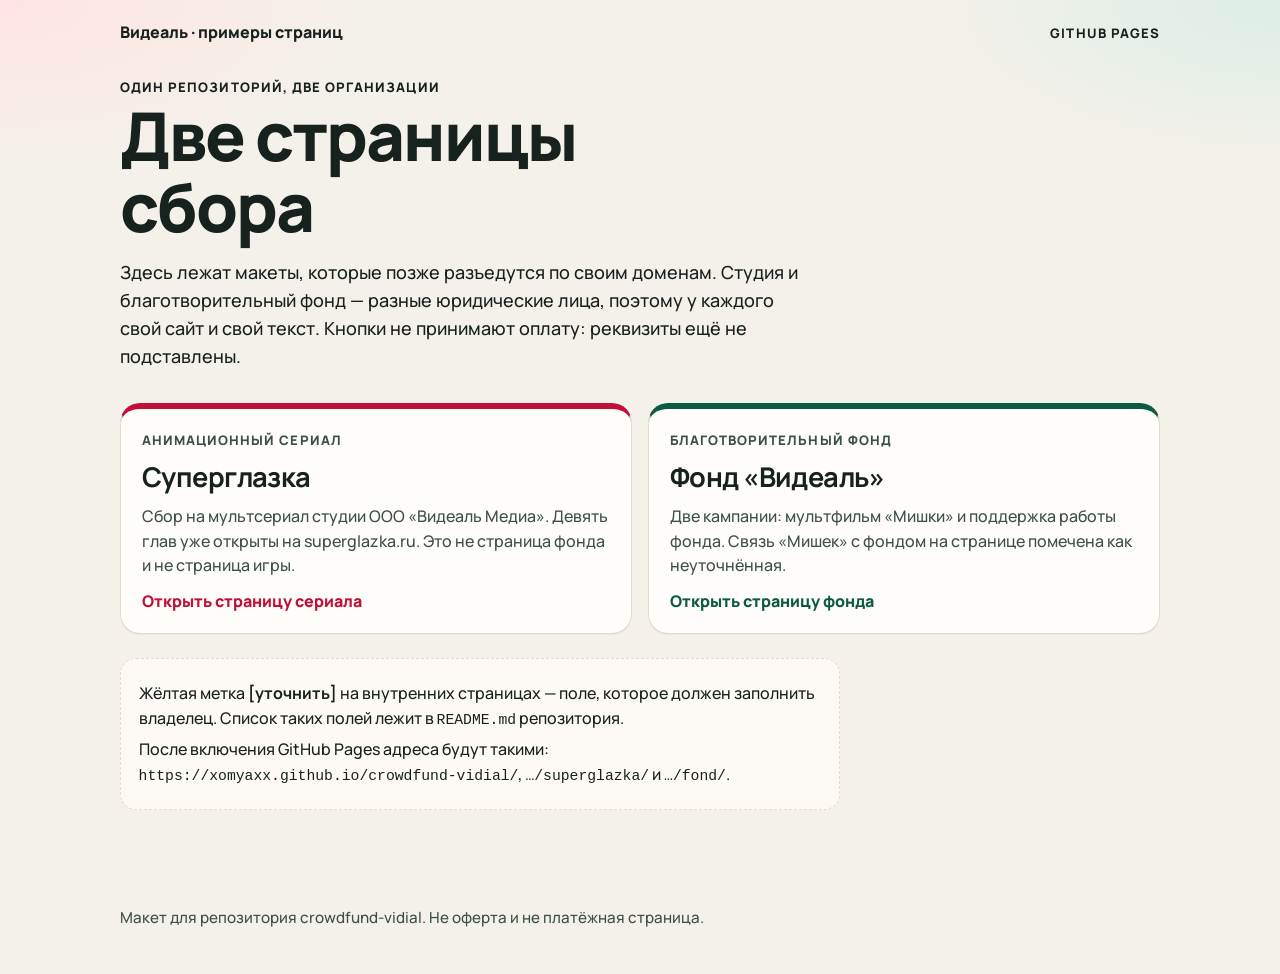
<file: index.html>
<!DOCTYPE html>
<html lang="ru">
<head>
  <meta charset="utf-8">
  <meta name="viewport" content="width=device-width, initial-scale=1">
  <title>Сборы: «Суперглазка» и фонд «Видеаль»</title>
  <meta name="description" content="Две демонстрационные страницы сбора в одном репозитории: анимационный сериал «Суперглазка» и Благотворительный фонд «Видеаль». Платежи не подключены.">
  <link rel="icon" href="favicon.svg" type="image/svg+xml">
  <link rel="preload" href="fonts/manrope-cyrillic.woff2" as="font" type="font/woff2" crossorigin>
  <link rel="stylesheet" href="styles.css">
  <link rel="canonical" href="https://xomyaxx.github.io/crowdfund-vidial/">
  <meta property="og:locale" content="ru_RU">
  <meta property="og:type" content="website">
  <meta property="og:title" content="Сборы: «Суперглазка» и фонд «Видеаль»">
  <meta property="og:description" content="Пример GitHub Pages: две отдельные страницы сбора. Реквизиты пока не заполнены.">
  <meta property="og:url" content="https://xomyaxx.github.io/crowdfund-vidial/">
</head>
<body>
  <a class="skip" href="#main">К содержанию</a>
  <header class="site-header">
    <a class="brand" href="./">Видеаль · примеры страниц</a>
    <p class="kicker">GitHub Pages</p>
  </header>
  <main id="main" class="wrap">
    <section class="hero">
      <p class="kicker">Один репозиторий, две организации</p>
      <h1>Две страницы сбора</h1>
      <p class="lede">Здесь лежат макеты, которые позже разъедутся по своим доменам. Студия и благотворительный фонд — разные юридические лица, поэтому у каждого свой сайт и свой текст. Кнопки не принимают оплату: реквизиты ещё не подставлены.</p>

      <div class="cards">
        <a class="card series" href="superglazka/">
          <p class="kicker">Анимационный сериал</p>
          <h2>Суперглазка</h2>
          <p>Сбор на мультсериал студии ООО «Видеаль Медиа». Девять глав уже открыты на superglazka.ru. Это не страница фонда и не страница игры.</p>
          <p class="go">Открыть страницу сериала</p>
        </a>
        <a class="card fund" href="fond/">
          <p class="kicker">Благотворительный фонд</p>
          <h2>Фонд «Видеаль»</h2>
          <p>Две кампании: мультфильм «Мишки» и поддержка работы фонда. Связь «Мишек» с фондом на странице помечена как неуточнённая.</p>
          <p class="go">Открыть страницу фонда</p>
        </a>
      </div>

      <div class="note">
        <p>Жёлтая метка <strong>[уточнить]</strong> на внутренних страницах — поле, которое должен заполнить владелец. Список таких полей лежит в <code>README.md</code> репозитория.</p>
        <p>После включения GitHub Pages адреса будут такими: <code>https://xomyaxx.github.io/crowdfund-vidial/</code>, <code>…/superglazka/</code> и <code>…/fond/</code>.</p>
      </div>
    </section>
  </main>
  <footer class="site-footer">
    <p>Макет для репозитория crowdfund-vidial. Не оферта и не платёжная страница.</p>
  </footer>
</body>
</html>
</file>
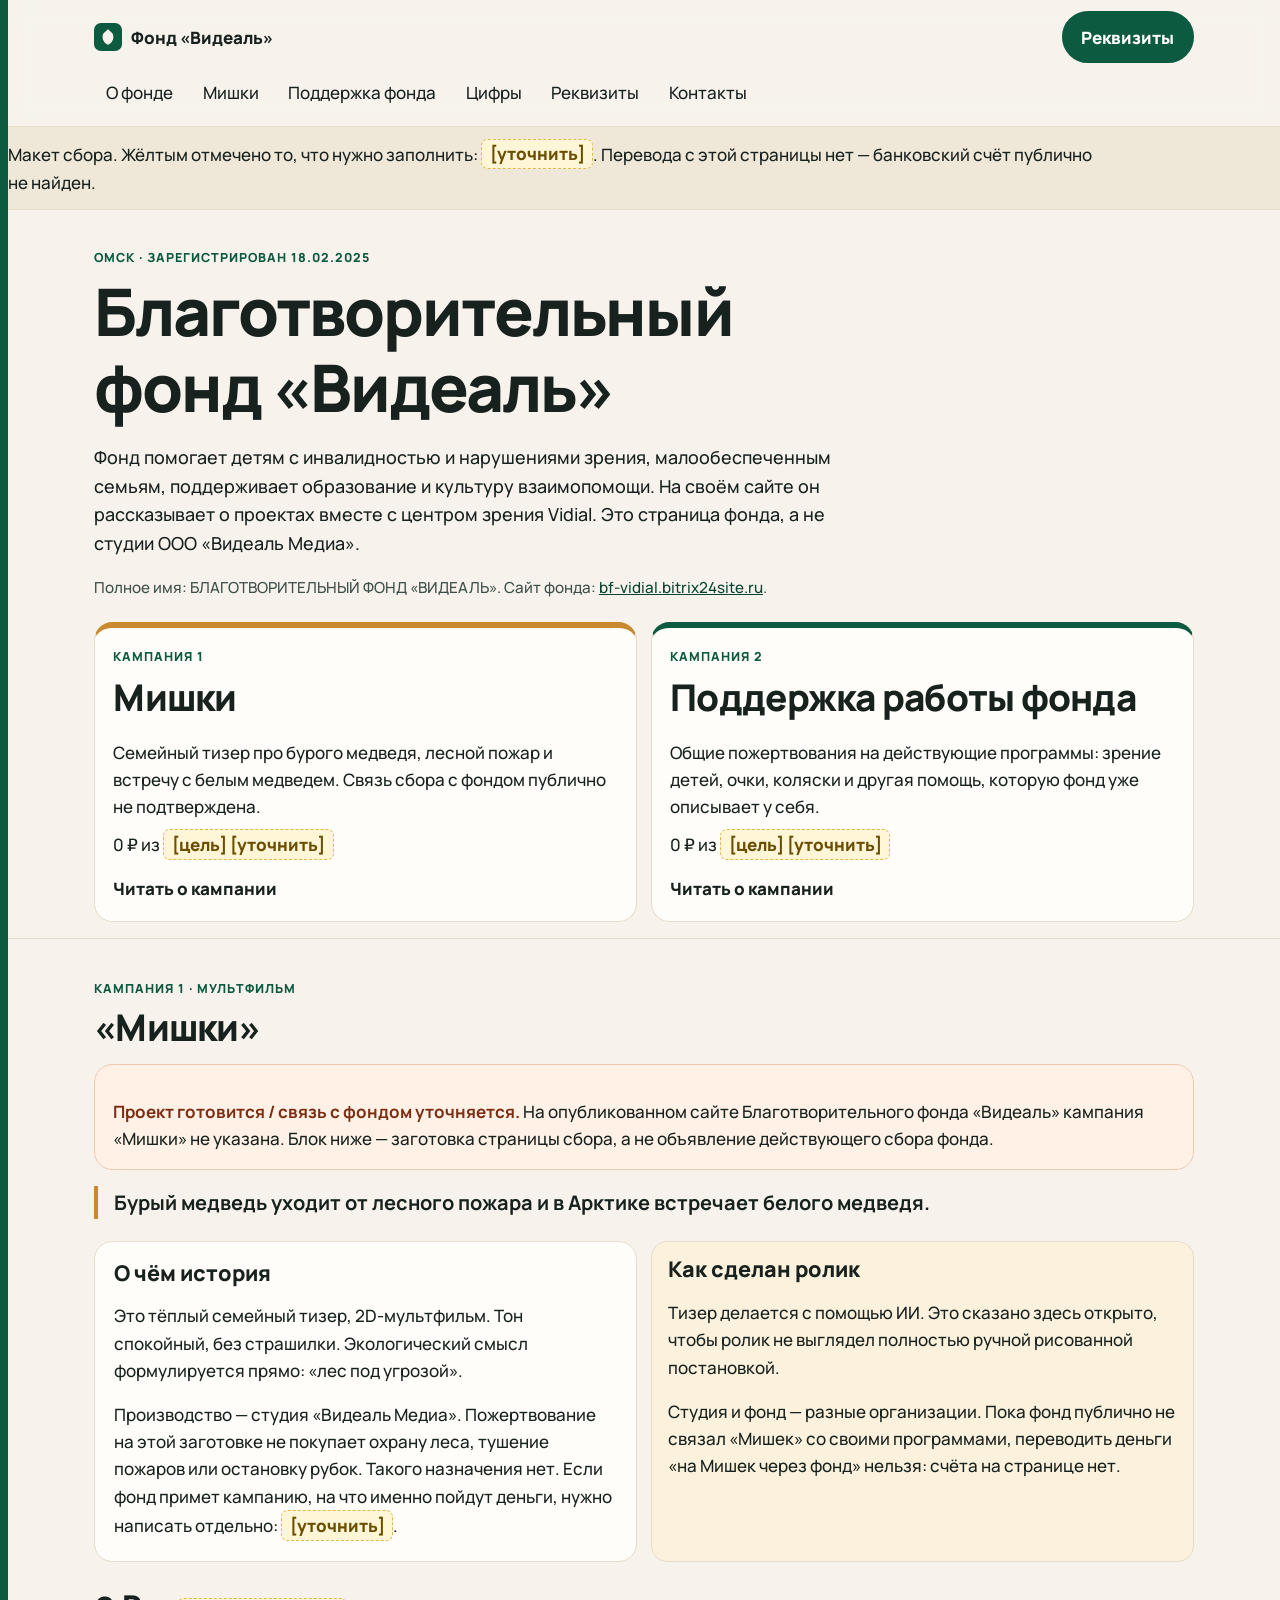
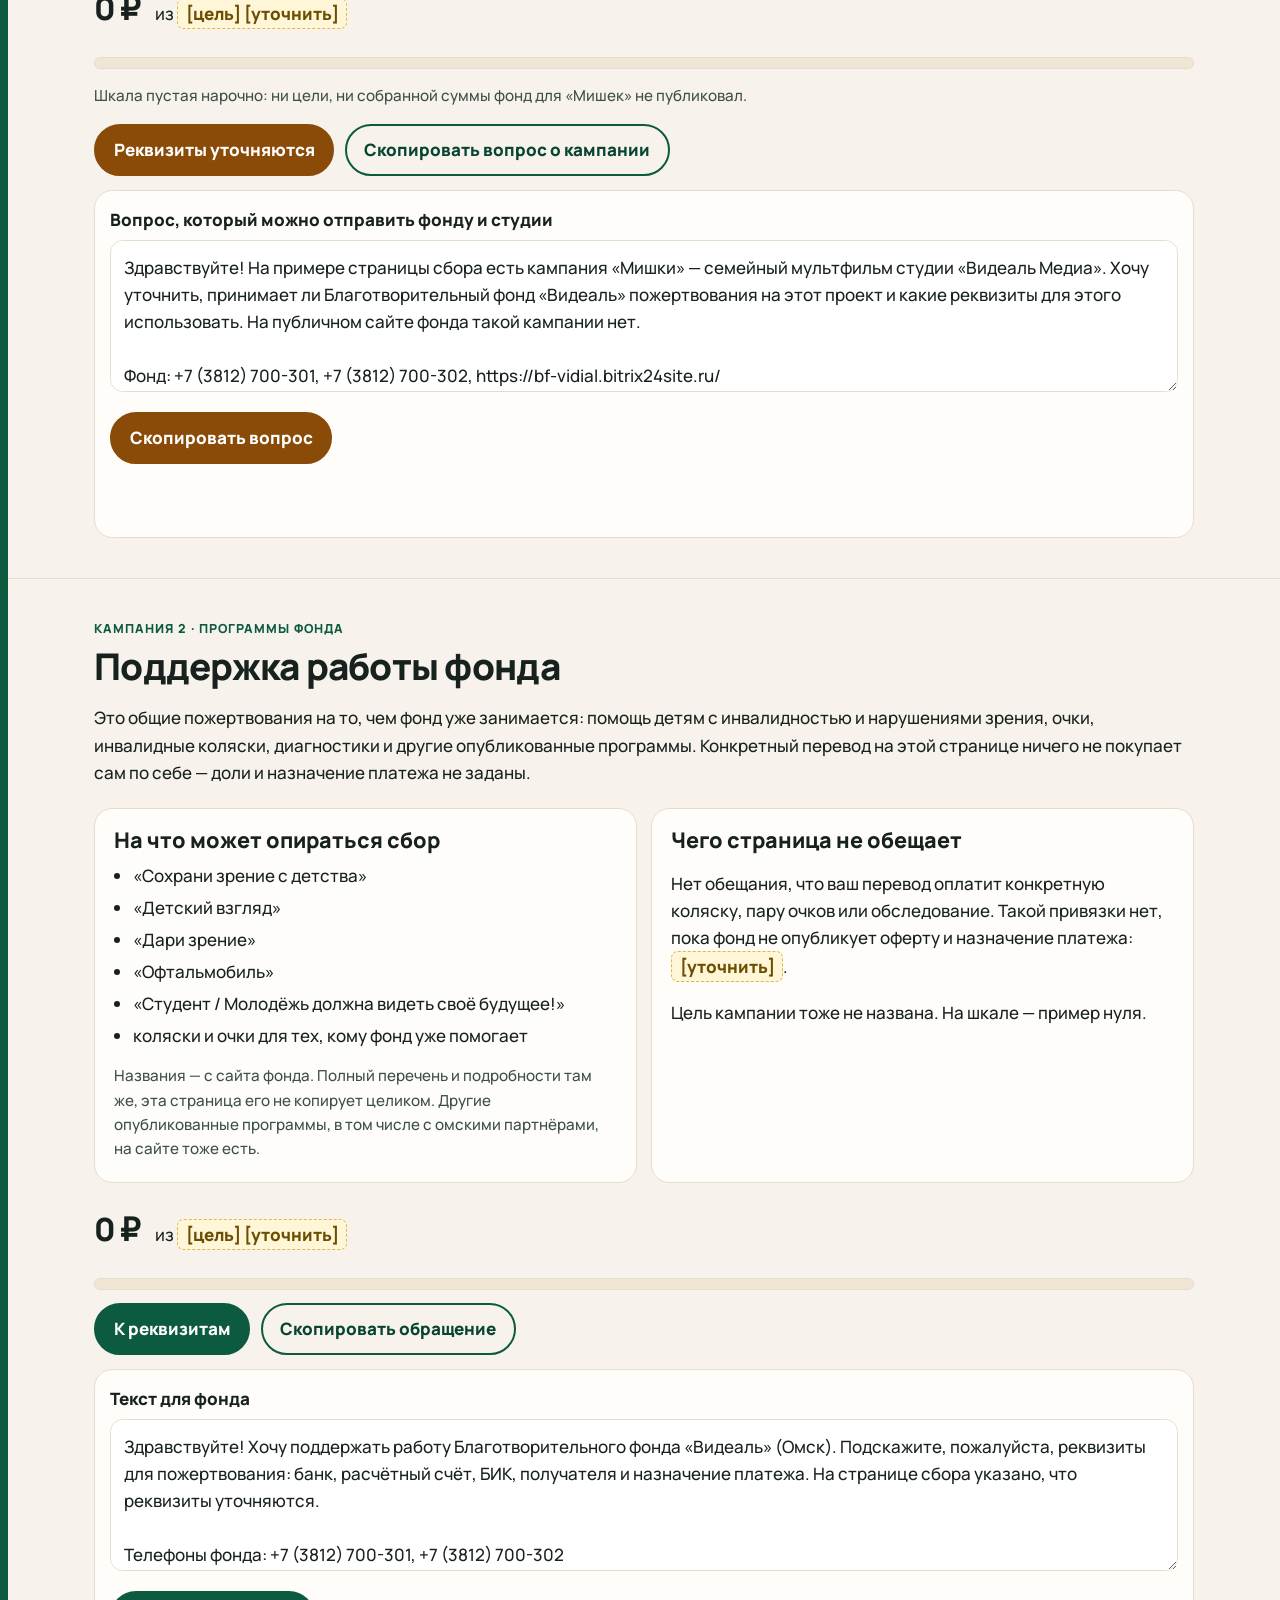
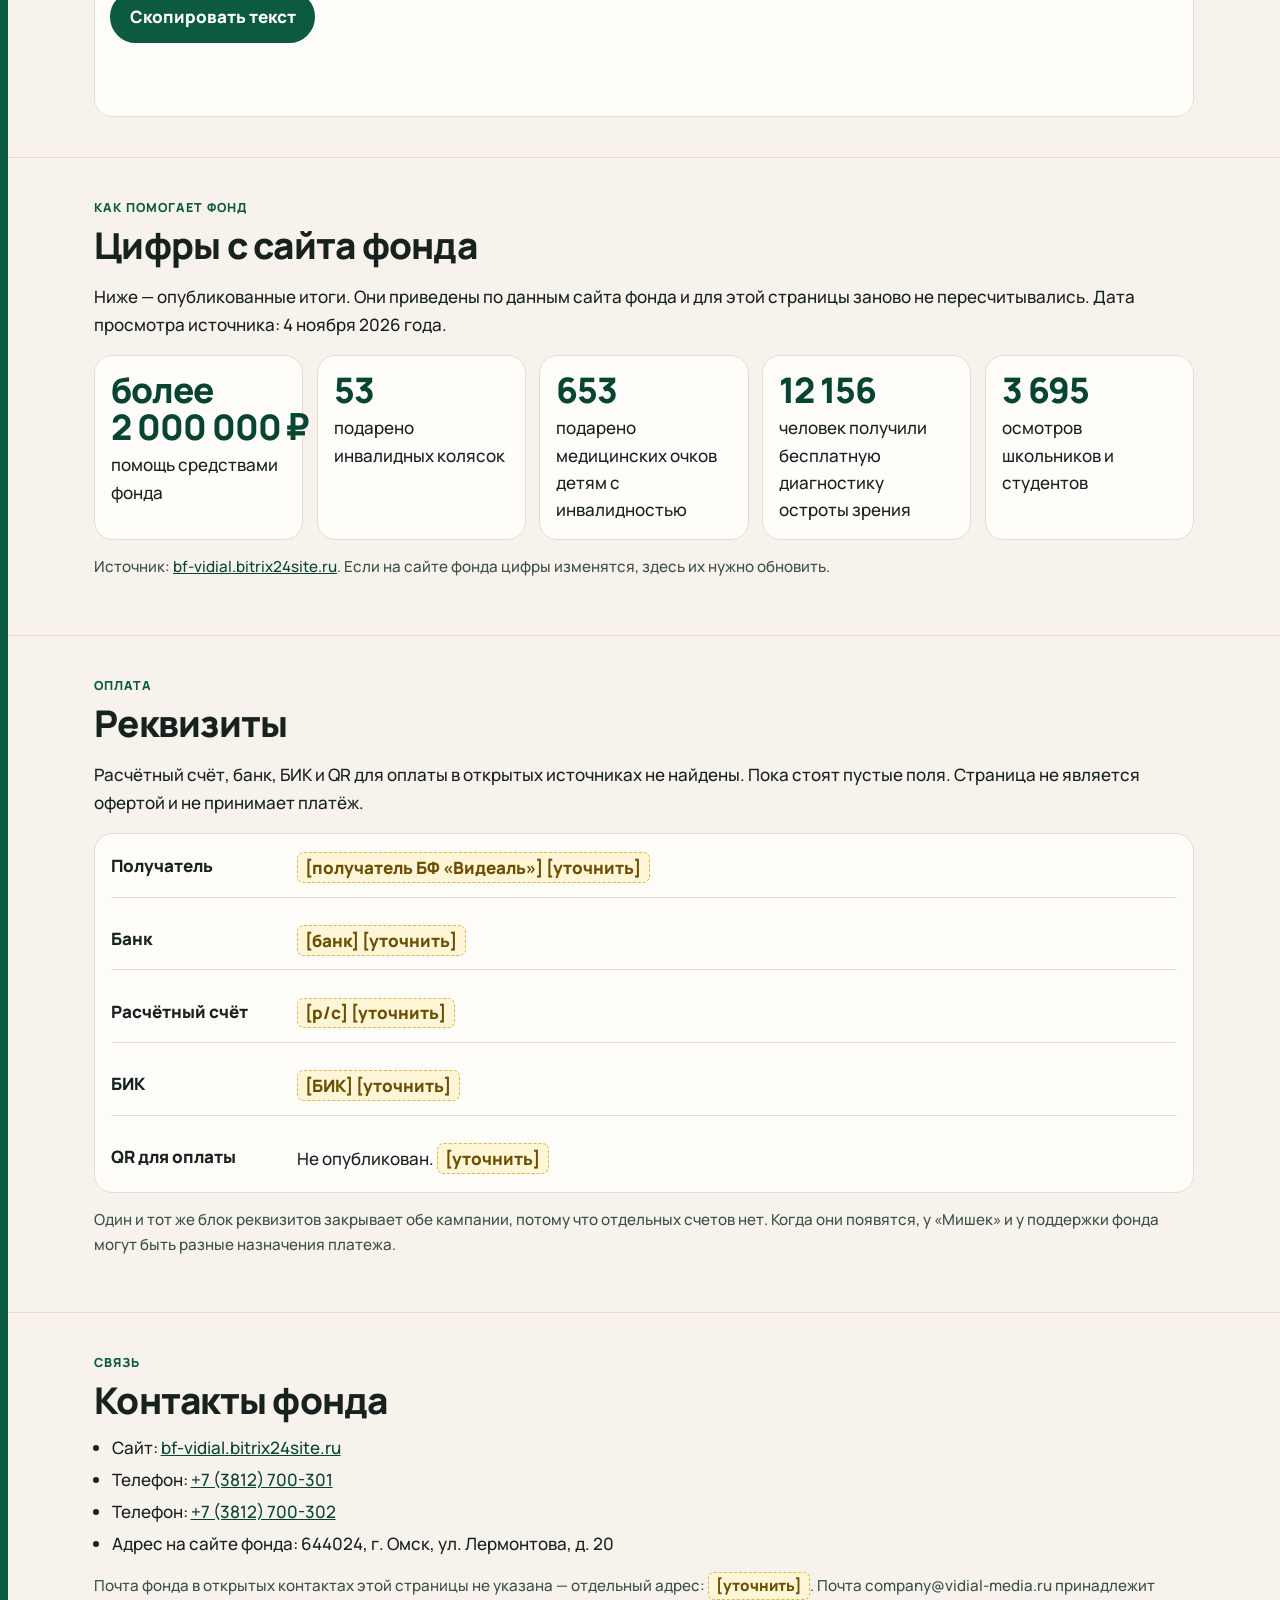
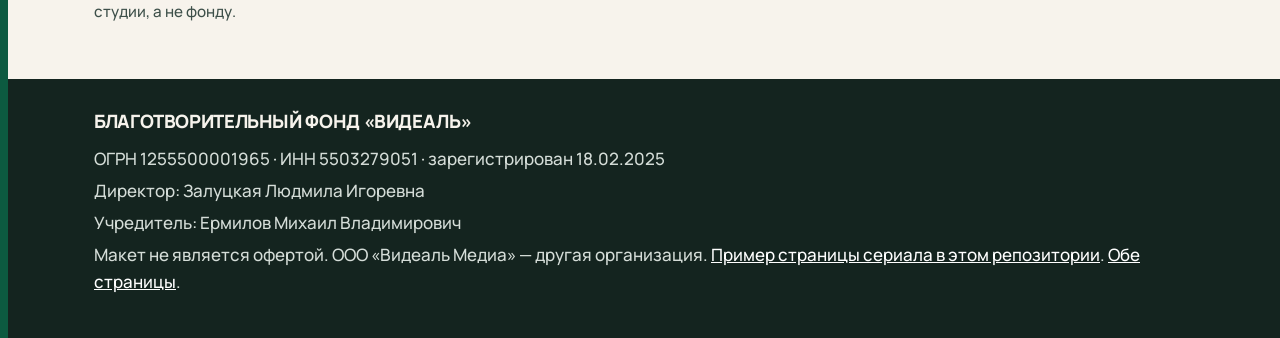
<file: fond/index.html>
<!DOCTYPE html>
<html lang="ru">
<head>
  <meta charset="utf-8">
  <meta name="viewport" content="width=device-width, initial-scale=1">
  <title>Благотворительный фонд «Видеаль» — пожертвования</title>
  <meta name="description" content="Макет страницы Благотворительного фонда «Видеаль»: кампании «Мишки» и поддержка работы фонда. Банковские реквизиты публично не найдены и отмечены как уточняемые.">
  <link rel="icon" href="favicon.svg" type="image/svg+xml">
  <link rel="preload" href="fonts/manrope-cyrillic.woff2" as="font" type="font/woff2" crossorigin>
  <link rel="stylesheet" href="styles.css">
  <link rel="canonical" href="https://xomyaxx.github.io/crowdfund-vidial/fond/">
  <meta property="og:locale" content="ru_RU">
  <meta property="og:type" content="website">
  <meta property="og:title" content="Благотворительный фонд «Видеаль» — две кампании сбора">
  <meta property="og:description" content="Макет: «Мишки» и поддержка программ фонда. Реквизиты уточняются. Связь «Мишек» с фондом публично не подтверждена.">
  <meta property="og:url" content="https://xomyaxx.github.io/crowdfund-vidial/fond/">
  <meta name="twitter:card" content="summary">
</head>
<body id="top">
  <a class="skip" href="#main">К содержанию</a>
  <header class="site-header">
    <div class="bar">
      <a class="brand" href="#top">
        <img src="favicon.svg" width="28" height="28" alt="">
        Фонд «Видеаль»
      </a>
      <a class="btn" href="#donate">Реквизиты</a>
    </div>
    <nav class="nav-scroll" aria-label="Разделы">
      <a href="#about">О фонде</a>
      <a href="#mishki">Мишки</a>
      <a href="#support">Поддержка фонда</a>
      <a href="#impact">Цифры</a>
      <a href="#donate">Реквизиты</a>
      <a href="#contacts">Контакты</a>
    </nav>
  </header>

  <div class="banner">
    <p class="wrap">Макет сбора. Жёлтым отмечено то, что нужно заполнить: <span class="ph">[уточнить]</span>. Перевода с этой страницы нет — банковский счёт публично не найден.</p>
  </div>

  <main id="main">
    <section class="hero" id="about">
      <div class="wrap">
        <p class="kicker">Омск · зарегистрирован 18.02.2025</p>
        <h1>Благотворительный фонд «Видеаль»</h1>
        <p class="lede">Фонд помогает детям с инвалидностью и нарушениями зрения, малообеспеченным семьям, поддерживает образование и культуру взаимопомощи. На своём сайте он рассказывает о проектах вместе с центром зрения Vidial. Это страница фонда, а не студии ООО «Видеаль Медиа».</p>
        <p class="fine">Полное имя: БЛАГОТВОРИТЕЛЬНЫЙ ФОНД «ВИДЕАЛЬ». Сайт фонда: <a href="https://bf-vidial.bitrix24site.ru/">bf-vidial.bitrix24site.ru</a>.</p>

        <div class="cards" id="campaigns">
          <a class="card mishki" href="#mishki">
            <p class="kicker">Кампания 1</p>
            <h2>Мишки</h2>
            <p>Семейный тизер про бурого медведя, лесной пожар и встречу с белым медведем. Связь сбора с фондом публично не подтверждена.</p>
            <p>0&nbsp;₽ из <span class="ph">[цель] [уточнить]</span></p>
            <p class="go">Читать о кампании</p>
          </a>
          <a class="card support" href="#support">
            <p class="kicker">Кампания 2</p>
            <h2>Поддержка работы фонда</h2>
            <p>Общие пожертвования на действующие программы: зрение детей, очки, коляски и другая помощь, которую фонд уже описывает у себя.</p>
            <p>0&nbsp;₽ из <span class="ph">[цель] [уточнить]</span></p>
            <p class="go">Читать о кампании</p>
          </a>
        </div>
      </div>
    </section>

    <section id="mishki">
      <div class="wrap">
        <p class="kicker">Кампания 1 · мультфильм</p>
        <h2>«Мишки»</h2>
        <aside class="callout">
          <p><strong>Проект готовится / связь с фондом уточняется.</strong> На опубликованном сайте Благотворительного фонда «Видеаль» кампания «Мишки» не указана. Блок ниже — заготовка страницы сбора, а не объявление действующего сбора фонда.</p>
        </aside>
        <p class="story-pull">Бурый медведь уходит от лесного пожара и в Арктике встречает белого медведя.</p>
        <div class="split">
          <article class="panel">
            <h3>О чём история</h3>
            <p>Это тёплый семейный тизер, 2D-мультфильм. Тон спокойный, без страшилки. Экологический смысл формулируется прямо: «лес под угрозой».</p>
            <p>Производство — студия «Видеаль Медиа». Пожертвование на этой заготовке не покупает охрану леса, тушение пожаров или остановку рубок. Такого назначения нет. Если фонд примет кампанию, на что именно пойдут деньги, нужно написать отдельно: <span class="ph">[уточнить]</span>.</p>
          </article>
          <article class="panel ai-note">
            <h3>Как сделан ролик</h3>
            <p>Тизер делается с помощью ИИ. Это сказано здесь открыто, чтобы ролик не выглядел полностью ручной рисованной постановкой.</p>
            <p>Студия и фонд — разные организации. Пока фонд публично не связал «Мишек» со своими программами, переводить деньги «на Мишек через фонд» нельзя: счёта на странице нет.</p>
          </article>
        </div>
        <div class="goal-line">
          <p class="goal-sum">0&nbsp;₽</p>
          <p>из <span class="ph">[цель] [уточнить]</span></p>
        </div>
        <div class="track mishki-track" aria-hidden="true"><span></span></div>
        <p class="fine">Шкала пустая нарочно: ни цели, ни собранной суммы фонд для «Мишек» не публиковал.</p>
        <div class="btn-row">
          <a class="btn honey" href="#donate">Реквизиты уточняются</a>
          <a class="btn ghost" href="#mishki-letter">Скопировать вопрос о кампании</a>
        </div>
        <div class="copy-box" id="mishki-letter">
          <label for="mishki-text">Вопрос, который можно отправить фонду и студии</label>
          <textarea id="mishki-text" readonly>Здравствуйте! На примере страницы сбора есть кампания «Мишки» — семейный мультфильм студии «Видеаль Медиа». Хочу уточнить, принимает ли Благотворительный фонд «Видеаль» пожертвования на этот проект и какие реквизиты для этого использовать. На публичном сайте фонда такой кампании нет.

Фонд: +7 (3812) 700-301, +7 (3812) 700-302, https://bf-vidial.bitrix24site.ru/
Студия: ООО «Видеаль Медиа», company@vidial-media.ru</textarea>
          <p class="btn-row">
            <button class="btn honey" type="button" data-copy-target="mishki-text" data-status="mishki-status">Скопировать вопрос</button>
          </p>
          <p id="mishki-status" class="status" role="status" aria-live="polite"></p>
        </div>
      </div>
    </section>

    <section id="support">
      <div class="wrap">
        <p class="kicker">Кампания 2 · программы фонда</p>
        <h2>Поддержка работы фонда</h2>
        <p>Это общие пожертвования на то, чем фонд уже занимается: помощь детям с инвалидностью и нарушениями зрения, очки, инвалидные коляски, диагностики и другие опубликованные программы. Конкретный перевод на этой странице ничего не покупает сам по себе — доли и назначение платежа не заданы.</p>
        <div class="split">
          <article class="panel">
            <h3>На что может опираться сбор</h3>
            <ul class="programs">
              <li>«Сохрани зрение с детства»</li>
              <li>«Детский взгляд»</li>
              <li>«Дари зрение»</li>
              <li>«Офтальмобиль»</li>
              <li>«Студент / Молодёжь должна видеть своё будущее!»</li>
              <li>коляски и очки для тех, кому фонд уже помогает</li>
            </ul>
            <p class="fine">Названия — с сайта фонда. Полный перечень и подробности там же, эта страница его не копирует целиком. Другие опубликованные программы, в том числе с омскими партнёрами, на сайте тоже есть.</p>
          </article>
          <article class="panel">
            <h3>Чего страница не обещает</h3>
            <p>Нет обещания, что ваш перевод оплатит конкретную коляску, пару очков или обследование. Такой привязки нет, пока фонд не опубликует оферту и назначение платежа: <span class="ph">[уточнить]</span>.</p>
            <p>Цель кампании тоже не названа. На шкале — пример нуля.</p>
          </article>
        </div>
        <div class="goal-line">
          <p class="goal-sum">0&nbsp;₽</p>
          <p>из <span class="ph">[цель] [уточнить]</span></p>
        </div>
        <div class="track" aria-hidden="true"><span></span></div>
        <div class="btn-row">
          <a class="btn" href="#donate">К реквизитам</a>
          <a class="btn ghost" href="#support-letter">Скопировать обращение</a>
        </div>
        <div class="copy-box" id="support-letter">
          <label for="support-text">Текст для фонда</label>
          <textarea id="support-text" readonly>Здравствуйте! Хочу поддержать работу Благотворительного фонда «Видеаль» (Омск). Подскажите, пожалуйста, реквизиты для пожертвования: банк, расчётный счёт, БИК, получателя и назначение платежа. На странице сбора указано, что реквизиты уточняются.

Телефоны фонда: +7 (3812) 700-301, +7 (3812) 700-302
Сайт: https://bf-vidial.bitrix24site.ru/</textarea>
          <p class="btn-row">
            <button class="btn" type="button" data-copy-target="support-text" data-status="support-status">Скопировать текст</button>
          </p>
          <p id="support-status" class="status" role="status" aria-live="polite"></p>
        </div>
      </div>
    </section>

    <section id="impact">
      <div class="wrap">
        <p class="kicker">Как помогает фонд</p>
        <h2>Цифры с сайта фонда</h2>
        <p>Ниже — опубликованные итоги. Они приведены по данным сайта фонда и для этой страницы заново не пересчитывались. Дата просмотра источника: 4 ноября 2026 года.</p>
        <ul class="stats">
          <li class="stat">
            <p class="num">более 2&nbsp;000&nbsp;000&nbsp;₽</p>
            <p>помощь средствами фонда</p>
          </li>
          <li class="stat">
            <p class="num">53</p>
            <p>подарено инвалидных колясок</p>
          </li>
          <li class="stat">
            <p class="num">653</p>
            <p>подарено медицинских очков детям с инвалидностью</p>
          </li>
          <li class="stat">
            <p class="num">12&nbsp;156</p>
            <p>человек получили бесплатную диагностику остроты зрения</p>
          </li>
          <li class="stat">
            <p class="num">3&nbsp;695</p>
            <p>осмотров школьников и студентов</p>
          </li>
        </ul>
        <p class="fine">Источник: <a href="https://bf-vidial.bitrix24site.ru/">bf-vidial.bitrix24site.ru</a>. Если на сайте фонда цифры изменятся, здесь их нужно обновить.</p>
      </div>
    </section>

    <section id="donate">
      <div class="wrap">
        <p class="kicker">Оплата</p>
        <h2>Реквизиты</h2>
        <p>Расчётный счёт, банк, БИК и QR для оплаты в открытых источниках не найдены. Пока стоят пустые поля. Страница не является офертой и не принимает платёж.</p>
        <dl class="reqs req-sheet">
          <div>
            <dt>Получатель</dt>
            <dd><span class="ph">[получатель БФ «Видеаль»] [уточнить]</span></dd>
          </div>
          <div>
            <dt>Банк</dt>
            <dd><span class="ph">[банк] [уточнить]</span></dd>
          </div>
          <div>
            <dt>Расчётный счёт</dt>
            <dd><span class="ph">[р/с] [уточнить]</span></dd>
          </div>
          <div>
            <dt>БИК</dt>
            <dd><span class="ph">[БИК] [уточнить]</span></dd>
          </div>
          <div>
            <dt>QR для оплаты</dt>
            <dd>Не опубликован. <span class="ph">[уточнить]</span></dd>
          </div>
        </dl>
        <p class="fine">Один и тот же блок реквизитов закрывает обе кампании, потому что отдельных счетов нет. Когда они появятся, у «Мишек» и у поддержки фонда могут быть разные назначения платежа.</p>
      </div>
    </section>

    <section id="contacts">
      <div class="wrap">
        <p class="kicker">Связь</p>
        <h2>Контакты фонда</h2>
        <address>
          <ul class="contact-list">
            <li>Сайт: <a href="https://bf-vidial.bitrix24site.ru/">bf-vidial.bitrix24site.ru</a></li>
            <li>Телефон: <a href="tel:+73812700301">+7 (3812) 700-301</a></li>
            <li>Телефон: <a href="tel:+73812700302">+7 (3812) 700-302</a></li>
            <li>Адрес на сайте фонда: 644024, г. Омск, ул. Лермонтова, д. 20</li>
          </ul>
        </address>
        <p class="fine">Почта фонда в открытых контактах этой страницы не указана — отдельный адрес: <span class="ph">[уточнить]</span>. Почта company@vidial-media.ru принадлежит студии, а не фонду.</p>
      </div>
    </section>
  </main>

  <footer class="site-footer">
    <div class="wrap">
      <h2>БЛАГОТВОРИТЕЛЬНЫЙ ФОНД «ВИДЕАЛЬ»</h2>
      <p class="legal">ОГРН 1255500001965 · ИНН 5503279051 · зарегистрирован 18.02.2025</p>
      <p class="legal">Директор: Залуцкая Людмила Игоревна</p>
      <p class="legal">Учредитель: Ермилов Михаил Владимирович</p>
      <p class="legal">Макет не является офертой. ООО «Видеаль Медиа» — другая организация. <a href="../superglazka/">Пример страницы сериала в этом репозитории</a>. <a href="../">Обе страницы</a>.</p>
    </div>
  </footer>
  <script src="main.js"></script>
</body>
</html>
</file>
<file: styles.css>
@font-face {
  font-family: "Manrope";
  font-style: normal;
  font-weight: 200 800;
  font-display: swap;
  src: url("fonts/manrope-cyrillic.woff2") format("woff2");
  unicode-range: U+0301, U+0400-045F, U+0490-0491, U+04B0-04B1, U+2116;
}

@font-face {
  font-family: "Manrope";
  font-style: normal;
  font-weight: 200 800;
  font-display: swap;
  src: url("fonts/manrope-latin.woff2") format("woff2");
  unicode-range: U+0000-00FF, U+0131, U+0152-0153, U+02BB-02BC, U+02C6, U+02DA, U+02DC, U+0304, U+0308, U+0329, U+2000-206F, U+20AC, U+2122, U+2191, U+2193, U+2212, U+2215, U+FEFF, U+FFFD;
}

:root {
  --paper: #f4f1ea;
  --ink: #17211e;
  --muted: #3d4f49;
  --card: #fffdf9;
  --line: #e4dacb;
  --coral: #c01038;
  --moss: #0c5a40;
  --focus: #17211e;
}

* { box-sizing: border-box; }

html { scroll-behavior: smooth; }

body {
  margin: 0;
  min-height: 100vh;
  font-family: "Manrope", "Segoe UI", "Noto Sans", sans-serif;
  font-weight: 500;
  color: var(--ink);
  background:
    radial-gradient(520px 240px at 0% 0%, #ffe4e2 0%, transparent 70%),
    radial-gradient(520px 240px at 100% 0%, #dceee6 0%, transparent 70%),
    var(--paper);
  line-height: 1.55;
}

:focus-visible {
  outline: 3px solid var(--focus);
  outline-offset: 3px;
}

.skip {
  position: absolute;
  left: 1rem;
  top: -4rem;
  background: #fff;
  color: #000;
  padding: 0.5rem 0.8rem;
  z-index: 5;
}

.skip:focus { top: 1rem; }

.wrap {
  width: min(1040px, calc(100% - 2rem));
  margin-inline: auto;
}

.site-header, .site-footer {
  width: min(1040px, calc(100% - 2rem));
  margin-inline: auto;
}

.site-header {
  display: flex;
  justify-content: space-between;
  gap: 1rem;
  align-items: baseline;
  padding: 1.25rem 0 0.5rem;
}

.brand {
  color: inherit;
  font-weight: 800;
  text-decoration: none;
}

main { padding-bottom: 3rem; }

.hero { padding: 1.5rem 0 2rem; }

h1 {
  margin: 0.2rem 0 0.8rem;
  font-size: clamp(2.2rem, 6vw, 4.2rem);
  line-height: 1.05;
  letter-spacing: -0.03em;
  font-weight: 800;
  max-width: 14ch;
}

.lede {
  max-width: 62ch;
  font-size: 1.125rem;
}

.kicker {
  margin: 0;
  font-size: 0.82rem;
  font-weight: 800;
  letter-spacing: 0.08em;
  text-transform: uppercase;
}

.cards {
  display: grid;
  grid-template-columns: 1fr 1fr;
  gap: 1rem;
  margin-top: 2rem;
}

.card {
  display: flex;
  flex-direction: column;
  gap: 0.7rem;
  min-height: 100%;
  padding: 1.3rem 1.3rem 1.2rem;
  background: var(--card);
  border: 1px solid var(--line);
  border-radius: 1.25rem;
  text-decoration: none;
  color: inherit;
  box-shadow: 0 1px 0 rgba(23, 33, 30, 0.04);
}

.card:hover { border-color: #c8bba6; }

.card h2 {
  margin: 0;
  font-size: 1.7rem;
  line-height: 1.15;
  letter-spacing: -0.02em;
}

.card p { margin: 0; color: var(--muted); }

.card .go {
  margin-top: auto;
  font-weight: 800;
}

.series { border-top: 6px solid var(--coral); }
.series .go { color: var(--coral); }
.fund { border-top: 6px solid var(--moss); }
.fund .go { color: var(--moss); }

.note {
  margin-top: 1.5rem;
  padding: 1rem 1.1rem;
  border-radius: 1rem;
  background: rgba(255, 253, 249, 0.8);
  border: 1px dashed var(--line);
  max-width: 72ch;
}

.note p { margin: 0.35rem 0; }

.site-footer {
  padding: 0 0 2rem;
  color: var(--muted);
  font-size: 0.95rem;
}

code {
  font-family: ui-monospace, "Cascadia Code", monospace;
  font-size: 0.92em;
}

@media (max-width: 760px) {
  .cards { grid-template-columns: 1fr; }
  .site-header { align-items: flex-start; flex-direction: column; }
}

@media (prefers-reduced-motion: reduce) {
  html { scroll-behavior: auto; }
}
</file>
<file: fond/styles.css>
@font-face {
  font-family: "Manrope";
  font-style: normal;
  font-weight: 200 800;
  font-display: swap;
  src: url("fonts/manrope-cyrillic.woff2") format("woff2");
  unicode-range: U+0301, U+0400-045F, U+0490-0491, U+04B0-04B1, U+2116;
}

@font-face {
  font-family: "Manrope";
  font-style: normal;
  font-weight: 200 800;
  font-display: swap;
  src: url("fonts/manrope-latin.woff2") format("woff2");
  unicode-range: U+0000-00FF, U+0131, U+0152-0153, U+02BB-02BC, U+02C6, U+02DA, U+02DC, U+0304, U+0308, U+0329, U+2000-206F, U+20AC, U+2122, U+2191, U+2193, U+2212, U+2215, U+FEFF, U+FFFD;
}

:root {
  --paper: #f7f3ec;
  --ink: #17211e;
  --muted: #3d4f49;
  --card: #fffdf9;
  --line: #e6dccb;
  --moss: #0c5a40;
  --moss-deep: #084432;
  --honey: #8a4b08;
  --honey-bg: #fbf1dc;
  --alert: #7c2d12;
  --alert-bg: #fff1e6;
  --chip: #fff6d8;
  --chip-ink: #6b4e00;
  --footer: #14241f;
  --footer-text: #f6f3ec;
  --footer-muted: #d5ddd8;
}

* { box-sizing: border-box; }

html {
  scroll-behavior: smooth;
  scroll-padding-top: 8.25rem;
}

body {
  margin: 0;
  min-height: 100vh;
  border-left: 8px solid var(--moss);
  font-family: "Manrope", "Segoe UI", "Noto Sans", sans-serif;
  font-weight: 500;
  font-size: 1.0625rem;
  line-height: 1.6;
  color: var(--ink);
  background: var(--paper);
}

:focus-visible {
  outline: 3px solid var(--ink);
  outline-offset: 3px;
}

::selection { background: #d7efe4; }

a { color: var(--moss-deep); }

.skip {
  position: absolute;
  left: 1rem;
  top: -4rem;
  background: #fff;
  color: #000;
  padding: 0.55rem 0.85rem;
  z-index: 20;
}

.skip:focus { top: 0.6rem; }

.wrap, .bar, .nav-scroll {
  width: min(1100px, calc(100% - 2rem));
  margin-inline: auto;
}

.site-header {
  position: sticky;
  top: 0;
  z-index: 10;
  background: color-mix(in srgb, var(--paper) 92%, transparent);
  backdrop-filter: blur(12px);
  border-bottom: 1px solid var(--line);
}

.bar {
  display: flex;
  align-items: center;
  justify-content: space-between;
  gap: 1rem;
  padding-top: 0.7rem;
}

.brand {
  display: inline-flex;
  align-items: center;
  gap: 0.55rem;
  color: inherit;
  text-decoration: none;
  font-weight: 800;
}

.nav-scroll {
  display: flex;
  gap: 0.35rem;
  overflow-x: auto;
  padding: 0.45rem 0 0.7rem;
}

.nav-scroll a {
  display: inline-flex;
  align-items: center;
  min-height: 44px;
  padding: 0 0.75rem;
  border-radius: 999px;
  color: var(--ink);
  text-decoration: none;
  white-space: nowrap;
}

.nav-scroll a:hover { background: #efe7d8; }

.banner { background: #efe7d8; border-bottom: 1px solid var(--line); }
.banner p { margin: 0; padding: 0.75rem 0; }

.hero { padding: 2.4rem 0 1rem; }

.kicker {
  margin: 0 0 0.4rem;
  font-size: 0.78rem;
  font-weight: 800;
  letter-spacing: 0.08em;
  text-transform: uppercase;
  color: var(--moss);
}

h1, h2, h3 { font-weight: 800; line-height: 1.15; }

h1 {
  margin: 0 0 0.8rem;
  max-width: 16ch;
  font-size: clamp(2.3rem, 6vw, 4.1rem);
  letter-spacing: -0.03em;
}

h2 { margin: 0 0 0.75rem; font-size: clamp(1.7rem, 3vw, 2.3rem); letter-spacing: -0.02em; }

h3 { margin: 0 0 0.4rem; font-size: 1.35rem; }

.lede { max-width: 68ch; font-size: 1.12rem; }

.fine { color: var(--muted); font-size: 0.95rem; }

.ph {
  display: inline-block;
  padding: 0.05em 0.45em;
  border-radius: 0.4em;
  background: var(--chip);
  color: var(--chip-ink);
  border: 1px dashed #e0b84a;
  font-weight: 800;
  overflow-wrap: anywhere;
}

.cards, .split, .stats, .reqs {
  display: grid;
  gap: 0.85rem;
}

.cards, .split { grid-template-columns: 1fr 1fr; margin-top: 1.4rem; }

.card, .panel, .callout, .copy-box, .req-sheet, .stat {
  background: var(--card);
  border: 1px solid var(--line);
  border-radius: 1.15rem;
}

.card {
  display: flex;
  flex-direction: column;
  gap: 0.55rem;
  padding: 1.15rem 1.15rem 1.2rem;
  color: inherit;
  text-decoration: none;
}

.card p { margin: 0; }

.card.mishki { border-top: 6px solid #c8892f; }
.card.support { border-top: 6px solid var(--moss); }

.card .go { margin-top: auto; font-weight: 800; padding-top: 0.4rem; }

section { padding: 2.5rem 0; }
section + section { border-top: 1px solid var(--line); }

.panel { padding: 1.15rem 1.2rem 1.25rem; }
.panel p:last-child, .callout p:last-child { margin-bottom: 0; }

.callout {
  margin: 1rem 0;
  padding: 1rem 1.1rem;
  background: var(--alert-bg);
  border-color: #f0c8b0;
}

.callout strong { color: var(--alert); }

.story-pull {
  margin: 1rem 0;
  padding: 0.2rem 0 0.2rem 1rem;
  border-left: 4px solid #c8892f;
  font-size: 1.25rem;
  font-weight: 700;
  line-height: 1.35;
}

.ai-note {
  background: var(--honey-bg);
  border-radius: 1rem;
  padding: 0.95rem 1rem;
}

.goal-line {
  display: flex;
  flex-wrap: wrap;
  gap: 0.4rem 1rem;
  align-items: baseline;
  margin-top: 1.2rem;
}

.goal-sum {
  margin: 0;
  font-size: 2rem;
  font-weight: 800;
  letter-spacing: -0.03em;
  line-height: 1;
}

.track {
  height: 0.75rem;
  margin: 0.7rem 0;
  border-radius: 999px;
  background: #efe6d6;
  border: 1px solid var(--line);
  overflow: hidden;
}

.track > span { display: block; width: 0%; height: 100%; background: var(--moss); }
.mishki-track > span { background: #c8892f; }

.btn, button.btn {
  display: inline-flex;
  align-items: center;
  justify-content: center;
  min-height: 48px;
  padding: 0.65rem 1.1rem;
  border-radius: 999px;
  border: 2px solid var(--moss);
  background: var(--moss);
  color: #fff;
  font: inherit;
  font-weight: 800;
  text-decoration: none;
  cursor: pointer;
}

.btn:hover { background: var(--moss-deep); border-color: var(--moss-deep); color: #fff; }

.btn.honey { background: #8a4b08; border-color: #8a4b08; }
.btn.honey:hover { background: #6d3a06; border-color: #6d3a06; }

.btn.ghost {
  background: transparent;
  color: var(--moss-deep);
}

.btn.ghost:hover { background: #fff; color: var(--moss-deep); }

.btn-row { display: flex; flex-wrap: wrap; gap: 0.65rem; margin-top: 0.8rem; }

.stats {
  grid-template-columns: repeat(auto-fit, minmax(11rem, 1fr));
  margin: 1rem 0 0;
  padding: 0;
  list-style: none;
}

.stat { padding: 1rem; }
.stat .num {
  margin: 0;
  font-size: clamp(1.7rem, 3vw, 2.2rem);
  font-weight: 800;
  letter-spacing: -0.03em;
  line-height: 1.05;
  color: var(--moss-deep);
}
.stat p { margin: 0.35rem 0 0; }

.programs { margin: 0.6rem 0 0; padding-left: 1.2rem; }
.programs li { margin: 0.3rem 0; }

.reqs { grid-template-columns: 1fr; margin: 0; }
.req-sheet { padding: 0.3rem 1rem; }

.reqs div {
  display: grid;
  grid-template-columns: 11rem 1fr;
  gap: 0.6rem;
  padding: 0.85rem 0;
  border-bottom: 1px solid var(--line);
}

.reqs div:last-child { border-bottom: 0; }
.reqs dt { font-weight: 800; }
.reqs dd { margin: 0; }

.copy-box { padding: 0.95rem; margin-top: 0.9rem; }
.copy-box label { display: block; font-weight: 800; margin-bottom: 0.4rem; }

textarea {
  width: 100%;
  min-height: 9.5rem;
  padding: 0.8rem;
  border-radius: 0.8rem;
  border: 1px solid var(--line);
  background: #fff;
  color: var(--ink);
  font: inherit;
  resize: vertical;
}

.status { min-height: 1.4em; font-weight: 800; }

address { font-style: normal; }

.contact-list { margin: 0.4rem 0 0; padding-left: 1.1rem; }
.contact-list li { margin: 0.3rem 0; }

.site-footer {
  background: var(--footer);
  color: var(--footer-muted);
  padding: 2rem 0 2.4rem;
}

.site-footer a { color: #fff; }
.site-footer h2 { color: var(--footer-text); font-size: 1.15rem; }
.legal { margin: 0.3rem 0; }

@media (max-width: 800px) {
  .cards, .split, .reqs div { grid-template-columns: 1fr; }
  h1 { font-size: 2.3rem; }
}

@media (prefers-reduced-motion: reduce) {
  html { scroll-behavior: auto; }
  *, *::before, *::after {
    animation: none !important;
    transition: none !important;
  }
}
</file>
